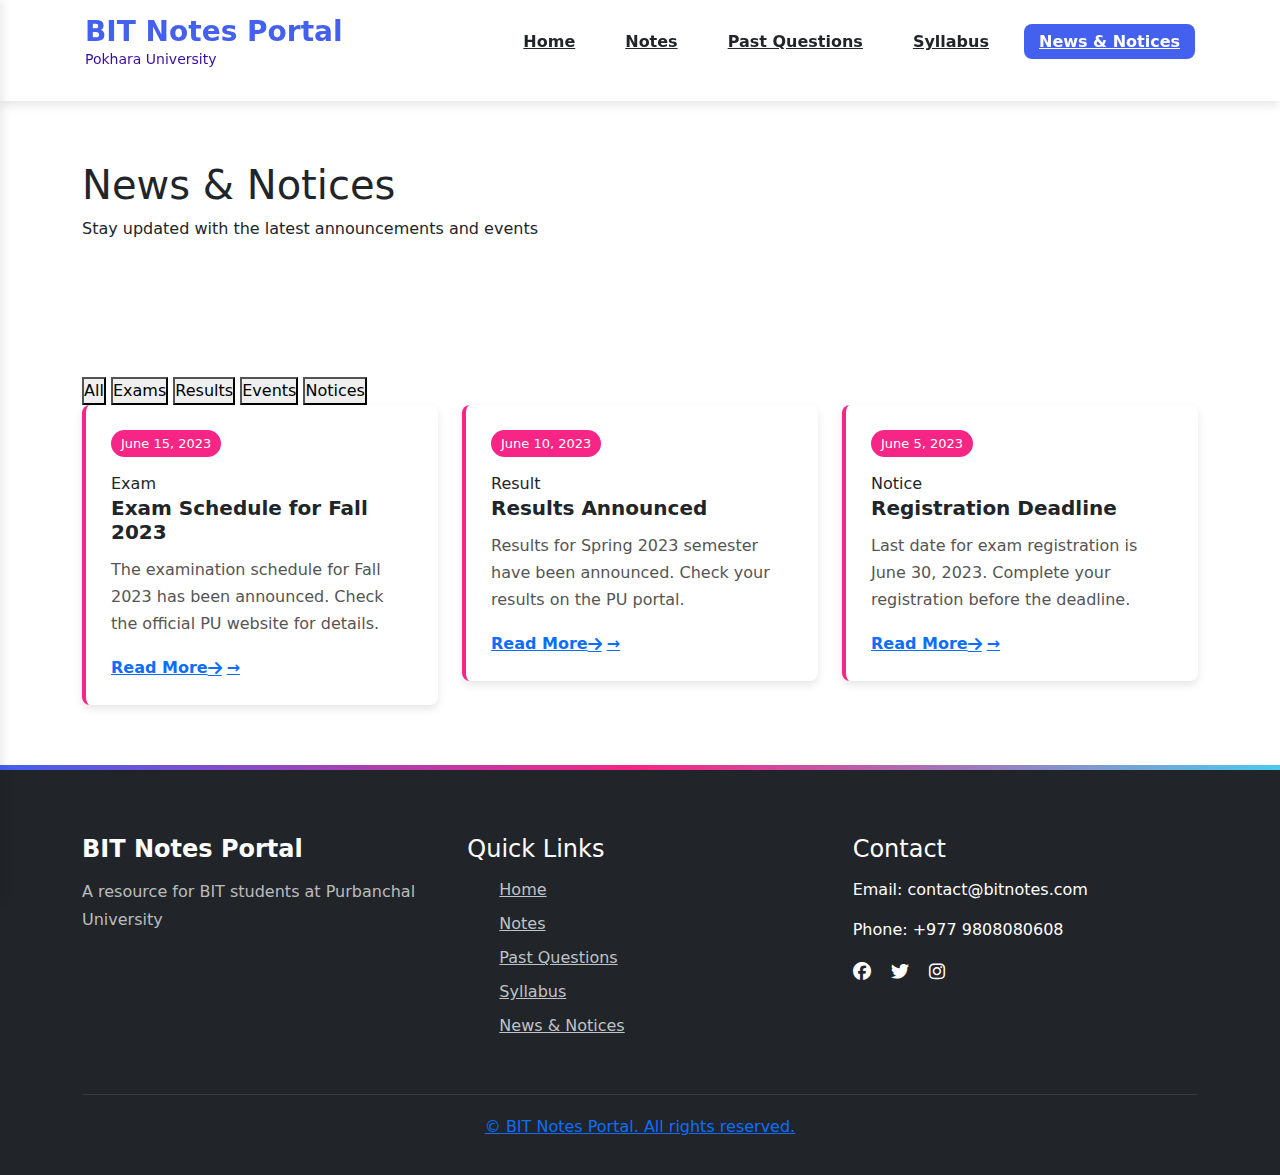
<file: pages/news.html>
<!DOCTYPE html>
<html lang="en">
<head>
    <meta charset="UTF-8">
    <meta name="viewport" content="width=device-width, initial-scale=1.0">
    <title>News & Notices - BIT Notes Management System</title>
    <link rel="stylesheet" href="../css/style.css">
    <link rel="stylesheet" href="../css/responsive.css">
    <!-- Font Awesome for icons -->
    <link rel="stylesheet" href="https://cdnjs.cloudflare.com/ajax/libs/font-awesome/6.4.0/css/all.min.css">
    <!-- Bootstrap CSS -->
    <link href="https://cdn.jsdelivr.net/npm/bootstrap@5.3.0/dist/css/bootstrap.min.css" rel="stylesheet">
    <!-- Remove the inline style block -->
</head>
<body>
    <!-- Mobile Navigation Toggle -->
    <button class="mobile-nav-toggle" id="sidebarToggle">
        <i class="fas fa-bars"></i>
    </button>
    
    <!-- Sidebar Navigation -->
    <div class="sidebar" id="sidebar">
        <div class="sidebar-header">
            <h3>BIT Notes Portal</h3>
            <p>Purbanchal University</p>
        </div>
        <div class="sidebar-menu">
            <ul>
                <li><a href="../index.html"><i class="fas fa-home"></i> Home</a></li>
                <li><a href="notes.html"><i class="fas fa-book"></i> Notes</a></li>
                <li><a href="past-questions.html"><i class="fas fa-file-alt"></i> Past Questions</a></li>
                <li><a href="syllabus.html"><i class="fas fa-list"></i> Syllabus</a></li>
                <li><a href="news.html" class="active"><i class="fas fa-newspaper"></i> News & Notices</a></li>
            </ul>
        </div>
    </div>
    
    <!-- Overlay -->
    <div class="overlay" id="overlay"></div>
    
    <!-- Header Section -->
    <header>
        <div class="container">
            <div class="logo">
                <h1>BIT Notes Portal</h1>
                <p>Pokhara University</p>
            </div>
            <nav>
                <ul>
                    <li><a href="../index.html">Home</a></li>
                    <li><a href="notes.html">Notes</a></li>
                    <li><a href="past-questions.html">Past Questions</a></li>
                    <li><a href="syllabus.html">Syllabus</a></li>
                    <li><a href="news.html" class="active">News & Notices</a></li>
                </ul>
            </nav>
        </div>
    </header>

    <!-- Page Title -->
    <section class="page-title">
        <div class="container">
            <h1>News & Notices</h1>
            <p>Stay updated with the latest announcements and events</p>
        </div>
    </section>

    <!-- News Section -->
    <section class="news-section">
        <div class="container">
            <!-- Filter Buttons -->
            <div class="filter-buttons">
                <button class="filter-btn active" data-filter="all">All</button>
                <button class="filter-btn" data-filter="exam">Exams</button>
                <button class="filter-btn" data-filter="result">Results</button>
                <button class="filter-btn" data-filter="event">Events</button>
                <button class="filter-btn" data-filter="notice">Notices</button>
            </div>
            
            <div class="row" id="news-container">
                <!-- News items will be dynamically loaded here -->
            </div>
        </div>
    </section>

     <!-- Footer Section -->
    <footer>
        <div class="container">
            <div class="footer-content">
                <div class="footer-logo">
                    <h3>BIT Notes Portal</h3>
                    <p>A resource for BIT students at Purbanchal University</p>
                </div>
                <div class="footer-links">
                    <h4>Quick Links</h4>
                    <ul>
                        <li><a href="index.html">Home</a></li>
                        <li><a href="pages/notes.html">Notes</a></li>
                        <li><a href="pages/past-questions.html">Past Questions</a></li>
                        <li><a href="pages/syllabus.html">Syllabus</a></li>
                        <li><a href="pages/news.html">News & Notices</a></li>
                    </ul>
                </div>
                <div class="footer-contact">
                    <h4>Contact</h4>
                    <p>Email: contact@bitnotes.com</p>
                    <p>Phone: +977 9808080608</p>
                    <div class="social-links">
                        <a href="#"><i class="fab fa-facebook"></i></a>
                        <a href="#"><i class="fab fa-twitter"></i></a>
                        <a href="#"><i class="fab fa-instagram"></i></a>
                    </div>
                </div>
            </div>
            <div class="footer-bottom">
                <a href="https://mrsushilshrestha.vercel.app" target="_blank">
                   <p>&copy; BIT Notes Portal. All rights reserved.</p>
                </a>
             </div>
        </div>
    </footer>

    <!-- JavaScript -->
    <script src="https://cdn.jsdelivr.net/npm/bootstrap@5.3.0/dist/js/bootstrap.bundle.min.js"></script>
    <script src="../js/config.js"></script>
    <script src="../js/main.js"></script>
</body>
</html>
</file>
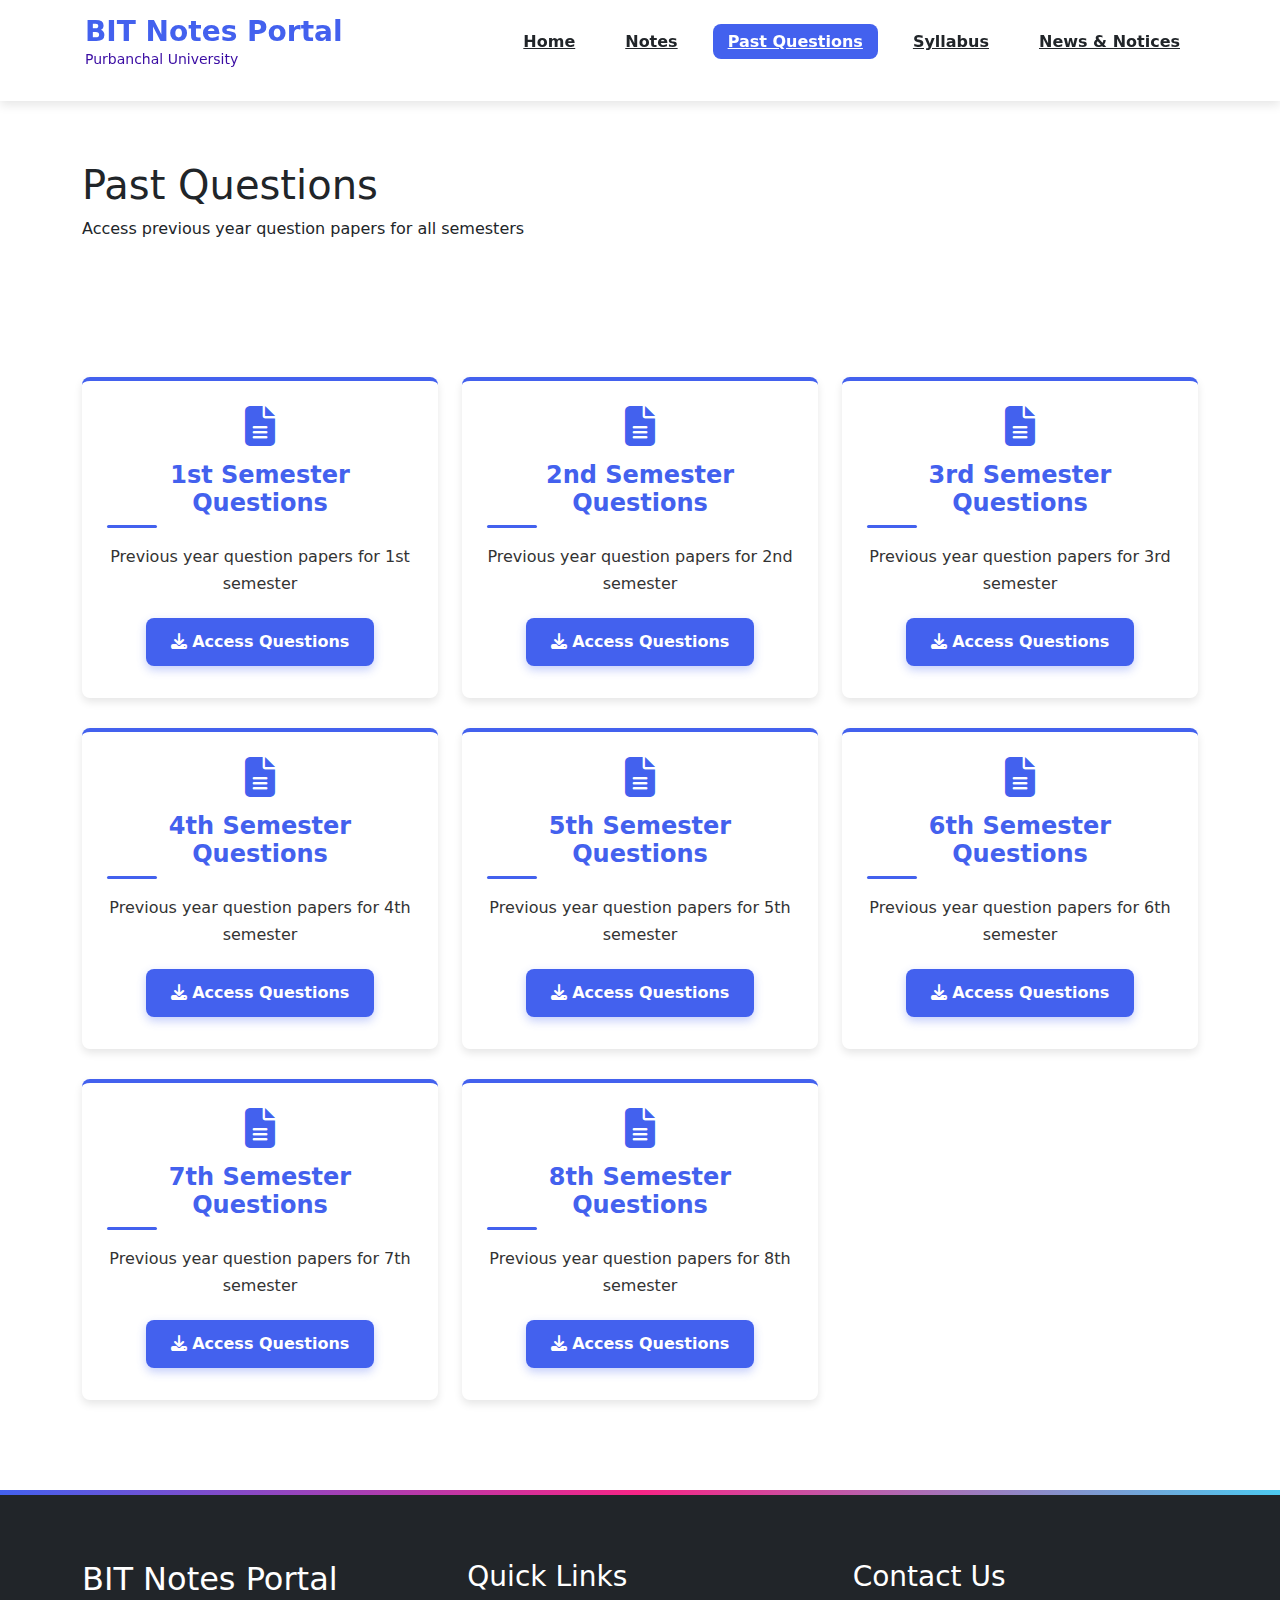
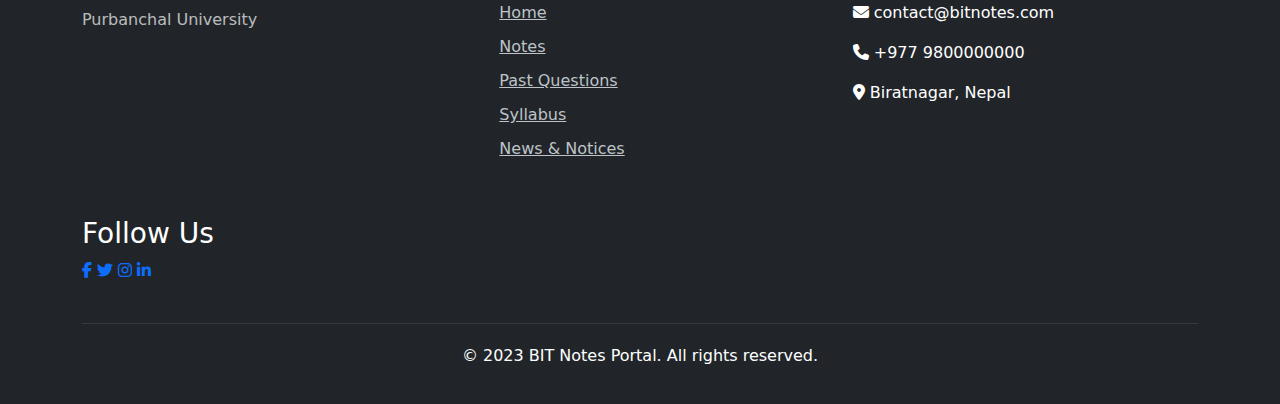
<file: pages/past-questions.html>
<!DOCTYPE html>
<html lang="en">
<head>
    <meta charset="UTF-8">
    <meta name="viewport" content="width=device-width, initial-scale=1.0">
    <title>Past Questions - BIT Notes Management System</title>
    <link rel="stylesheet" href="../css/style.css">
    <link rel="stylesheet" href="../css/responsive.css">
    <!-- Font Awesome for icons -->
    <link rel="stylesheet" href="https://cdnjs.cloudflare.com/ajax/libs/font-awesome/6.4.0/css/all.min.css">
    <!-- Bootstrap CSS -->
    <link href="https://cdn.jsdelivr.net/npm/bootstrap@5.3.0/dist/css/bootstrap.min.css" rel="stylesheet">
    <style>
        .past-questions-section {
            padding: 60px 0;
            background-color: white;
        }
        .question-card {
            background-color: #fff;
            border-radius: var(--border-radius);
            box-shadow: var(--box-shadow);
            padding: 25px;
            margin-bottom: 30px;
            transition: all 0.3s ease;
            border-top: 4px solid var(--primary-color);
        }
        .question-card:hover {
            transform: translateY(-8px);
            box-shadow: 0 8px 20px rgba(0, 0, 0, 0.15);
        }
        .question-card h3 {
            color: var(--primary-color);
            margin-bottom: 15px;
            font-size: 1.5rem;
            font-weight: 600;
            position: relative;
            padding-bottom: 10px;
        }
        .question-card h3::after {
            content: '';
            position: absolute;
            bottom: 0;
            left: 0;
            width: 50px;
            height: 3px;
            background-color: var(--primary-color);
            border-radius: 3px;
        }
        .question-card p {
            color: var(--text-color);
            margin-bottom: 20px;
            line-height: 1.7;
        }
        .download-btn {
            display: inline-block;
            background-color: var(--primary-color);
            color: white;
            padding: 12px 25px;
            border-radius: var(--border-radius);
            text-decoration: none;
            transition: all 0.3s ease;
            font-weight: 600;
            box-shadow: 0 4px 10px rgba(67, 97, 238, 0.3);
        }
        .download-btn:hover {
            background-color: var(--secondary-color);
            color: white;
            transform: translateY(-3px);
            box-shadow: 0 6px 15px rgba(67, 97, 238, 0.4);
        }
        .question-icon {
            font-size: 2.5rem;
            color: var(--primary-color);
            margin-bottom: 15px;
        }
    </style>
</head>
<body>
    <!-- Header Section -->
    <header>
        <div class="container">
            <div class="logo">
                <h1>BIT Notes Portal</h1>
                <p>Purbanchal University</p>
            </div>
            <nav>
                <ul>
                    <li><a href="../index.html">Home</a></li>
                    <li><a href="notes.html">Notes</a></li>
                    <li><a href="past-questions.html" class="active">Past Questions</a></li>
                    <li><a href="syllabus.html">Syllabus</a></li>
                    <li><a href="news.html">News & Notices</a></li>
                </ul>
            </nav>
        </div>
    </header>

    <!-- Page Title -->
    <section class="page-title">
        <div class="container">
            <h1>Past Questions</h1>
            <p>Access previous year question papers for all semesters</p>
        </div>
    </section>

    <!-- Past Questions Section -->
    <section class="past-questions-section">
        <div class="container">
            <div class="row">
                <!-- 1st Semester Past Questions -->
                <div class="col-md-6 col-lg-4">
                    <div class="question-card">
                        <div class="text-center">
                            <i class="fas fa-file-alt question-icon"></i>
                            <h3>1st Semester Questions</h3>
                            <p>Previous year question papers for 1st semester</p>
                            <a href="#" class="download-btn drive-link" data-semester="1" data-type="past-questions">
                                <i class="fas fa-download"></i> Access Questions
                            </a>
                        </div>
                    </div>
                </div>
                
                <!-- 2nd Semester Past Questions -->
                <div class="col-md-6 col-lg-4">
                    <div class="question-card">
                        <div class="text-center">
                            <i class="fas fa-file-alt question-icon"></i>
                            <h3>2nd Semester Questions</h3>
                            <p>Previous year question papers for 2nd semester</p>
                            <a href="#" class="download-btn drive-link" data-semester="2" data-type="past-questions">
                                <i class="fas fa-download"></i> Access Questions
                            </a>
                        </div>
                    </div>
                </div>
                
                <!-- 3rd Semester Past Questions -->
                <div class="col-md-6 col-lg-4">
                    <div class="question-card">
                        <div class="text-center">
                            <i class="fas fa-file-alt question-icon"></i>
                            <h3>3rd Semester Questions</h3>
                            <p>Previous year question papers for 3rd semester</p>
                            <a href="#" class="download-btn drive-link" data-semester="3" data-type="past-questions">
                                <i class="fas fa-download"></i> Access Questions
                            </a>
                        </div>
                    </div>
                </div>
                
                <!-- 4th Semester Past Questions -->
                <div class="col-md-6 col-lg-4">
                    <div class="question-card">
                        <div class="text-center">
                            <i class="fas fa-file-alt question-icon"></i>
                            <h3>4th Semester Questions</h3>
                            <p>Previous year question papers for 4th semester</p>
                            <a href="#" class="download-btn drive-link" data-semester="4" data-type="past-questions">
                                <i class="fas fa-download"></i> Access Questions
                            </a>
                        </div>
                    </div>
                </div>
                
                <!-- 5th Semester Past Questions -->
                <div class="col-md-6 col-lg-4">
                    <div class="question-card">
                        <div class="text-center">
                            <i class="fas fa-file-alt question-icon"></i>
                            <h3>5th Semester Questions</h3>
                            <p>Previous year question papers for 5th semester</p>
                            <a href="#" class="download-btn drive-link" data-semester="5" data-type="past-questions">
                                <i class="fas fa-download"></i> Access Questions
                            </a>
                        </div>
                    </div>
                </div>
                
                <!-- 6th Semester Past Questions -->
                <div class="col-md-6 col-lg-4">
                    <div class="question-card">
                        <div class="text-center">
                            <i class="fas fa-file-alt question-icon"></i>
                            <h3>6th Semester Questions</h3>
                            <p>Previous year question papers for 6th semester</p>
                            <a href="#" class="download-btn drive-link" data-semester="6" data-type="past-questions">
                                <i class="fas fa-download"></i> Access Questions
                            </a>
                        </div>
                    </div>
                </div>
                
                <!-- 7th Semester Past Questions -->
                <div class="col-md-6 col-lg-4">
                    <div class="question-card">
                        <div class="text-center">
                            <i class="fas fa-file-alt question-icon"></i>
                            <h3>7th Semester Questions</h3>
                            <p>Previous year question papers for 7th semester</p>
                            <a href="#" class="download-btn drive-link" data-semester="7" data-type="past-questions">
                                <i class="fas fa-download"></i> Access Questions
                            </a>
                        </div>
                    </div>
                </div>
                
                <!-- 8th Semester Past Questions -->
                <div class="col-md-6 col-lg-4">
                    <div class="question-card">
                        <div class="text-center">
                            <i class="fas fa-file-alt question-icon"></i>
                            <h3>8th Semester Questions</h3>
                            <p>Previous year question papers for 8th semester</p>
                            <a href="#" class="download-btn drive-link" data-semester="8" data-type="past-questions">
                                <i class="fas fa-download"></i> Access Questions
                            </a>
                        </div>
                    </div>
                </div>
            </div>
        </div>
    </section>

    <!-- Footer Section -->
    <footer>
        <div class="container">
            <div class="footer-content">
                <div class="footer-logo">
                    <h2>BIT Notes Portal</h2>
                    <p>Purbanchal University</p>
                </div>
                <div class="footer-links">
                    <h3>Quick Links</h3>
                    <ul>
                        <li><a href="../index.html">Home</a></li>
                        <li><a href="notes.html">Notes</a></li>
                        <li><a href="past-questions.html">Past Questions</a></li>
                        <li><a href="syllabus.html">Syllabus</a></li>
                        <li><a href="news.html">News & Notices</a></li>
                    </ul>
                </div>
                <div class="footer-contact">
                    <h3>Contact Us</h3>
                    <p><i class="fas fa-envelope"></i> contact@bitnotes.com</p>
                    <p><i class="fas fa-phone"></i> +977 9800000000</p>
                    <p><i class="fas fa-map-marker-alt"></i> Biratnagar, Nepal</p>
                </div>
                <div class="footer-social">
                    <h3>Follow Us</h3>
                    <div class="social-icons">
                        <a href="#"><i class="fab fa-facebook-f"></i></a>
                        <a href="#"><i class="fab fa-twitter"></i></a>
                        <a href="#"><i class="fab fa-instagram"></i></a>
                        <a href="#"><i class="fab fa-linkedin-in"></i></a>
                    </div>
                </div>
            </div>
            <div class="footer-bottom">
                <p>&copy; 2023 BIT Notes Portal. All rights reserved.</p>
            </div>
        </div>
    </footer>

    <!-- Bootstrap JS Bundle with Popper -->
    <script src="https://cdn.jsdelivr.net/npm/bootstrap@5.3.0/dist/js/bootstrap.bundle.min.js"></script>
    <!-- Custom JS -->
    <script src="../js/config.js"></script>
    <script src="../js/main.js"></script>
</body>
</html>
</file>
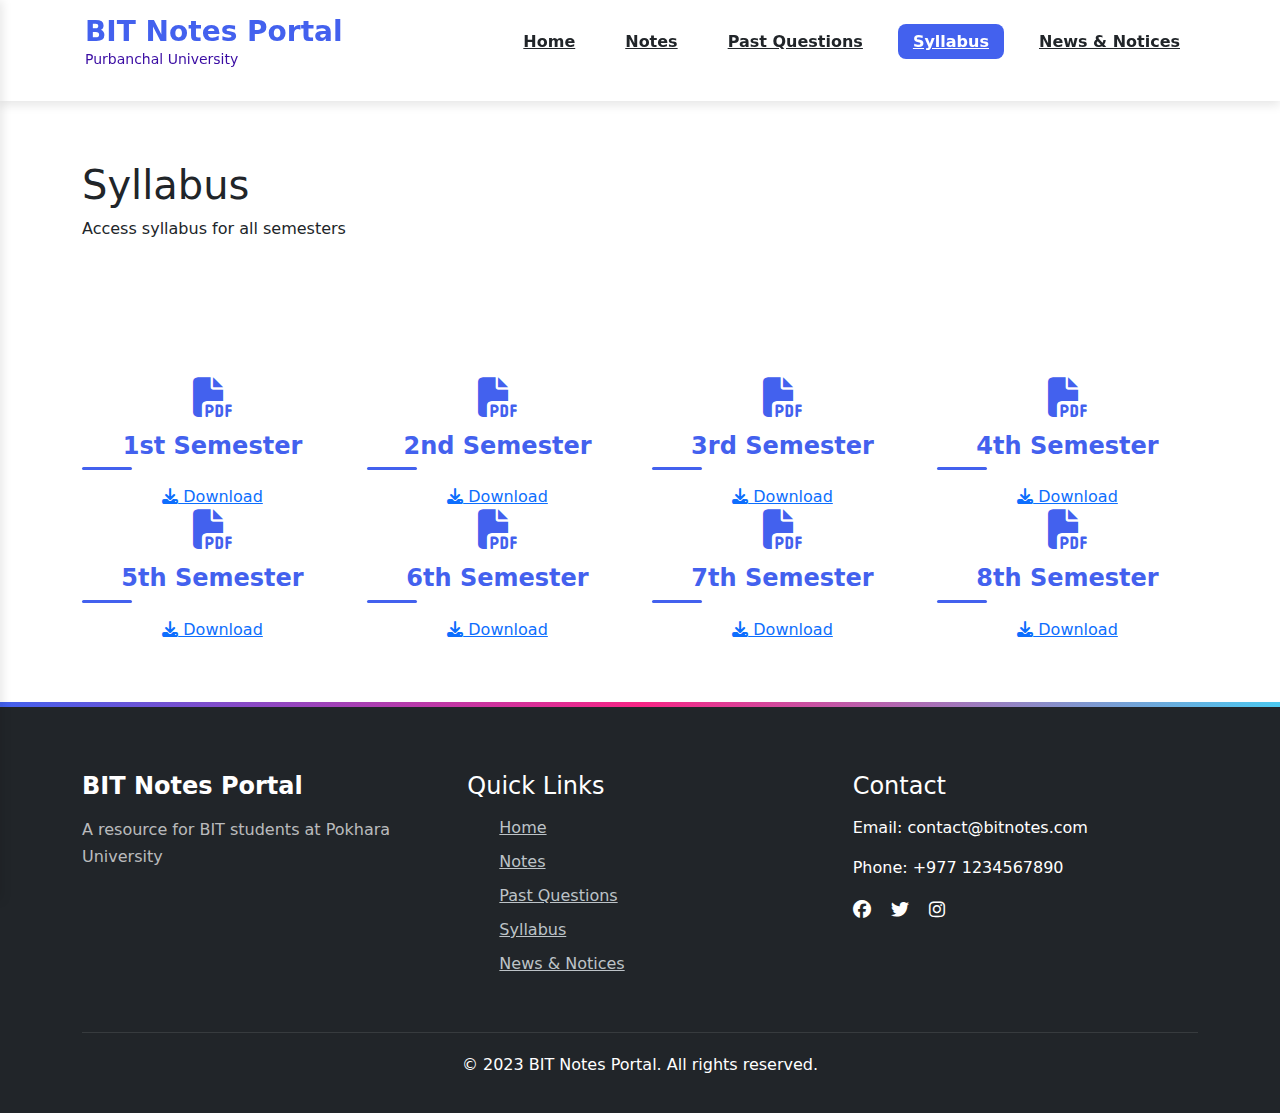
<file: pages/syllabus.html>
<!DOCTYPE html>
<html lang="en">
<head>
    <meta charset="UTF-8">
    <meta name="viewport" content="width=device-width, initial-scale=1.0">
    <title>Syllabus - BIT Notes Management System</title>
    <link rel="stylesheet" href="../css/style.css">
    <link rel="stylesheet" href="../css/responsive.css">
    <!-- Font Awesome for icons -->
    <link rel="stylesheet" href="https://cdnjs.cloudflare.com/ajax/libs/font-awesome/6.4.0/css/all.min.css">
    <!-- Bootstrap CSS -->
    <link href="https://cdn.jsdelivr.net/npm/bootstrap@5.3.0/dist/css/bootstrap.min.css" rel="stylesheet">
    <!-- Remove the inline style block -->
</head>
<body>
    <!-- Mobile Navigation Toggle -->
    <button class="mobile-nav-toggle" id="sidebarToggle">
        <i class="fas fa-bars"></i>
    </button>
    
    <!-- Sidebar Navigation -->
    <div class="sidebar" id="sidebar">
        <div class="sidebar-header">
            <h3>BIT Notes Portal</h3>
            <p>Purbanchal University</p>
        </div>
        <div class="sidebar-menu">
            <ul>
                <li><a href="../index.html"><i class="fas fa-home"></i> Home</a></li>
                <li><a href="notes.html"><i class="fas fa-book"></i> Notes</a></li>
                <li><a href="past-questions.html"><i class="fas fa-file-alt"></i> Past Questions</a></li>
                <li><a href="syllabus.html" class="active"><i class="fas fa-list"></i> Syllabus</a></li>
                <li><a href="news.html"><i class="fas fa-newspaper"></i> News & Notices</a></li>
            </ul>
        </div>
    </div>
    
    <!-- Overlay -->
    <div class="overlay" id="overlay"></div>
    
    <!-- Header Section -->
    <header>
        <div class="container">
            <div class="logo">
                <h1>BIT Notes Portal</h1>
                <p>Purbanchal University</p>
            </div>
            <nav>
                <ul>
                    <li><a href="../index.html">Home</a></li>
                    <li><a href="notes.html">Notes</a></li>
                    <li><a href="past-questions.html">Past Questions</a></li>
                    <li><a href="syllabus.html" class="active">Syllabus</a></li>
                    <li><a href="news.html">News & Notices</a></li>
                </ul>
            </nav>
        </div>
    </header>

    <!-- Page Title -->
    <section class="page-title">
        <div class="container">
            <h1>Syllabus</h1>
            <p>Access syllabus for all semesters</p>
        </div>
    </section>

    <!-- Syllabus Section -->
    <section class="syllabus-section">
        <div class="container">
            <div class="row">
                <!-- 1st Semester -->
                <div class="col-md-6 col-lg-3">
                    <div class="syllabus-card text-center">
                        <i class="fas fa-file-pdf syllabus-icon"></i>
                        <h3>1st Semester</h3>
                        <a href="#" class="syllabus-link drive-link" data-semester="1" data-type="syllabus">
                            <i class="fas fa-download"></i> Download
                        </a>
                    </div>
                </div>
                
                <!-- 2nd Semester -->
                <div class="col-md-6 col-lg-3">
                    <div class="syllabus-card text-center">
                        <i class="fas fa-file-pdf syllabus-icon"></i>
                        <h3>2nd Semester</h3>
                        <a href="#" class="syllabus-link drive-link" data-semester="2" data-type="syllabus">
                            <i class="fas fa-download"></i> Download
                        </a>
                    </div>
                </div>
                
                <!-- 3rd Semester -->
                <div class="col-md-6 col-lg-3">
                    <div class="syllabus-card text-center">
                        <i class="fas fa-file-pdf syllabus-icon"></i>
                        <h3>3rd Semester</h3>
                        <a href="#" class="syllabus-link drive-link" data-semester="3" data-type="syllabus">
                            <i class="fas fa-download"></i> Download
                        </a>
                    </div>
                </div>
                
                <!-- 4th Semester -->
                <div class="col-md-6 col-lg-3">
                    <div class="syllabus-card text-center">
                        <i class="fas fa-file-pdf syllabus-icon"></i>
                        <h3>4th Semester</h3>
                        <a href="#" class="syllabus-link drive-link" data-semester="4" data-type="syllabus">
                            <i class="fas fa-download"></i> Download
                        </a>
                    </div>
                </div>
                
                <!-- 5th Semester -->
                <div class="col-md-6 col-lg-3">
                    <div class="syllabus-card text-center">
                        <i class="fas fa-file-pdf syllabus-icon"></i>
                        <h3>5th Semester</h3>
                        <a href="#" class="syllabus-link drive-link" data-semester="5" data-type="syllabus">
                            <i class="fas fa-download"></i> Download
                        </a>
                    </div>
                </div>
                
                <!-- 6th Semester -->
                <div class="col-md-6 col-lg-3">
                    <div class="syllabus-card text-center">
                        <i class="fas fa-file-pdf syllabus-icon"></i>
                        <h3>6th Semester</h3>
                        <a href="#" class="syllabus-link drive-link" data-semester="6" data-type="syllabus">
                            <i class="fas fa-download"></i> Download
                        </a>
                    </div>
                </div>
                
                <!-- 7th Semester -->
                <div class="col-md-6 col-lg-3">
                    <div class="syllabus-card text-center">
                        <i class="fas fa-file-pdf syllabus-icon"></i>
                        <h3>7th Semester</h3>
                        <a href="#" class="syllabus-link drive-link" data-semester="7" data-type="syllabus">
                            <i class="fas fa-download"></i> Download
                        </a>
                    </div>
                </div>
                
                <!-- 8th Semester -->
                <div class="col-md-6 col-lg-3">
                    <div class="syllabus-card text-center">
                        <i class="fas fa-file-pdf syllabus-icon"></i>
                        <h3>8th Semester</h3>
                        <a href="#" class="syllabus-link drive-link" data-semester="8" data-type="syllabus">
                            <i class="fas fa-download"></i> Download
                        </a>
                    </div>
                </div>
            </div>
        </div>
    </section>

    <!-- Footer Section -->
    <footer>
        <div class="container">
            <div class="footer-content">
                <div class="footer-logo">
                    <h3>BIT Notes Portal</h3>
                    <p>A resource for BIT students at Pokhara University</p>
                </div>
                <div class="footer-links">
                    <h4>Quick Links</h4>
                    <ul>
                        <li><a href="../index.html">Home</a></li>
                        <li><a href="notes.html">Notes</a></li>
                        <li><a href="past-questions.html">Past Questions</a></li>
                        <li><a href="syllabus.html">Syllabus</a></li>
                        <li><a href="news.html">News & Notices</a></li>
                    </ul>
                </div>
                <div class="footer-contact">
                    <h4>Contact</h4>
                    <p>Email: contact@bitnotes.com</p>
                    <p>Phone: +977 1234567890</p>
                    <div class="social-links">
                        <a href="#"><i class="fab fa-facebook"></i></a>
                        <a href="#"><i class="fab fa-twitter"></i></a>
                        <a href="#"><i class="fab fa-instagram"></i></a>
                    </div>
                </div>
            </div>
            <div class="footer-bottom">
                <p>&copy; 2023 BIT Notes Portal. All rights reserved.</p>
            </div>
        </div>
    </footer>

    <!-- JavaScript -->
    <script src="https://cdn.jsdelivr.net/npm/bootstrap@5.3.0/dist/js/bootstrap.bundle.min.js"></script>
    <script src="../js/config.js"></script>
    <script src="../js/main.js"></script>
</body>
</html>
</file>
<file: css/style.css>
/* Global Styles */
:root {
    --primary-color: #4361ee;     /* Vibrant blue */
    --secondary-color: #3a0ca3;   /* Deep purple */
    --accent-color: #f72585;      /* Bright pink */
    --light-color: #f8f9fa;       /* Light gray */
    --dark-color: #212529;        /* Dark gray */
    --text-color: #333333;        /* Dark text */
    --success-color: #4cc9f0;     /* Light blue */
    --warning-color: #ffbe0b;     /* Amber */
    --border-radius: 8px;         /* Slightly larger radius */
    --box-shadow: 0 4px 8px rgba(0, 0, 0, 0.1);
}

* {
    margin: 0;
    padding: 0;
    box-sizing: border-box;
}

body {
    font-family: 'Segoe UI', Tahoma, Geneva, Verdana, sans-serif;
    line-height: 1.6;
    color: var(--text-color);
    background-color: #f9f9f9;
}

.container {
    width: 90%;
    max-width: 1200px;
    margin: 0 auto;
    padding: 0 15px;
}

a {
    text-decoration: none;
    color: var(--primary-color);
    transition: all 0.3s ease;
}

a:hover {
    color: var(--accent-color);
}

h1, h2, h3, h4, h5, h6 {
    margin-bottom: 15px;
    color: var(--dark-color);
}

section {
    padding: 60px 0;
}

.btn {
    display: inline-block;
    padding: 10px 20px;
    border-radius: var(--border-radius);
    text-align: center;
    font-weight: 600;
    cursor: pointer;
    transition: all 0.3s ease;
}

.btn-primary {
    background-color: var(--primary-color);
    color: white;
}

.btn-primary:hover {
    background-color: #2980b9;
    color: white;
}

.btn-secondary {
    background-color: var(--secondary-color);
    color: white;
}

.btn-secondary:hover {
    background-color: #1a252f;
    color: white;
}

/* Header Styles */
header {
    background-color: white;
    box-shadow: 0 4px 10px rgba(0, 0, 0, 0.1);
    position: sticky;
    top: 0;
    z-index: 100;
}

header .container {
    display: flex;
    justify-content: space-between;
    align-items: center;
    padding: 15px;
}

.logo h1 {
    font-size: 28px;
    margin-bottom: 0;
    color: var(--primary-color);
    font-weight: 700;
}

.logo p {
    font-size: 14px;
    color: var(--secondary-color);
    font-weight: 500;
}

nav ul {
    display: flex;
    list-style: none;
}

nav ul li {
    margin-left: 20px;
}

nav ul li a {
    color: var(--dark-color);
    font-weight: 600;
    padding: 8px 15px;
    border-radius: var(--border-radius);
    transition: all 0.3s ease;
}

nav ul li a.active {
    background-color: var(--primary-color);
    color: white;
}

nav ul li a:hover {
    background-color: var(--light-color);
    color: var(--primary-color);
}

/* Hero Section */
.hero {
    background: linear-gradient(rgba(58, 12, 163, 0.85), rgba(67, 97, 238, 0.85)), url('../assets/images/hero-bg.jpg');
    background-size: cover;
    background-position: center;
    color: white;
    text-align: center;
    padding: 120px 0;
    position: relative;
    overflow: hidden;
}

.hero::before {
    content: '';
    position: absolute;
    top: 0;
    left: 0;
    width: 100%;
    height: 100%;
    background: url('../assets/images/pattern.png');
    opacity: 0.1;
    z-index: 1;
}

.hero-content {
    position: relative;
    z-index: 2;
}

.hero-content h2 {
    font-size: 42px;
    margin-bottom: 20px;
    color: white;
    font-weight: 700;
    text-shadow: 0 2px 4px rgba(0, 0, 0, 0.2);
}

.hero-content p {
    font-size: 18px;
    margin-bottom: 30px;
    max-width: 600px;
    margin-left: auto;
    margin-right: auto;
    opacity: 0.9;
}

.hero .btn-primary {
    background-color: var(--accent-color);
    border: none;
    padding: 12px 30px;
    font-size: 16px;
    font-weight: 600;
    box-shadow: 0 4px 15px rgba(247, 37, 133, 0.3);
}

.hero .btn-primary:hover {
    background-color: #e5097b;
    transform: translateY(-2px);
    box-shadow: 0 6px 18px rgba(247, 37, 133, 0.4);
}

.hero-content h2 {
    font-size: 36px;
    margin-bottom: 20px;
    color: white;
}

.hero-content p {
    font-size: 18px;
    margin-bottom: 30px;
    max-width: 600px;
    margin-left: auto;
    margin-right: auto;
}

/* Latest Updates Section */
.latest-updates {
    background-color: var(--light-color);
    padding: 20px 0;
}

.updates-ticker {
    background-color: white;
    padding: 10px;
    border-radius: var(--border-radius);
    box-shadow: var(--box-shadow);
}

.updates-ticker marquee {
    height: 30px;
}

.updates-ticker span {
    margin-right: 50px;
    font-weight: 500;
}

/* Semester Section */
.semesters {
    background-color: white;
    position: relative;
}

.semester-grid {
    display: grid;
    grid-template-columns: repeat(auto-fill, minmax(280px, 1fr));
    gap: 25px;
    margin-top: 30px;
}

.semester-card {
    background-color: var(--light-color);
    border-radius: var(--border-radius);
    padding: 25px;
    box-shadow: var(--box-shadow);
    transition: all 0.3s ease;
    border-top: 4px solid var(--primary-color);
}

.semester-card:nth-child(2n) {
    border-top-color: var(--secondary-color);
}

.semester-card:nth-child(3n) {
    border-top-color: var(--accent-color);
}

.semester-card:nth-child(4n) {
    border-top-color: var(--success-color);
}

.semester-card:hover {
    transform: translateY(-8px);
    box-shadow: 0 8px 20px rgba(0, 0, 0, 0.15);
}

.semester-card h3 {
    text-align: center;
    margin-bottom: 20px;
    color: var(--dark-color);
    font-weight: 600;
    font-size: 20px;
    position: relative;
    padding-bottom: 10px;
}

.semester-card h3::after {
    content: '';
    position: absolute;
    bottom: 0;
    left: 50%;
    transform: translateX(-50%);
    width: 50px;
    height: 3px;
    background-color: var(--primary-color);
    border-radius: 3px;
}

.semester-links {
    display: flex;
    flex-direction: column;
}

.semester-links a {
    margin-bottom: 10px;
    padding: 8px 15px;
    background-color: white;
    border-radius: var(--border-radius);
    text-align: center;
    transition: all 0.3s ease;
}

.semester-links a:hover {
    background-color: var(--primary-color);
    color: white;
}

/* News & Notices Section */
.news-notices {
    background-color: var(--light-color);
    position: relative;
}

.news-grid {
    display: grid;
    grid-template-columns: repeat(auto-fill, minmax(320px, 1fr));
    gap: 25px;
    margin-top: 30px;
}

.news-card {
    background-color: white;
    border-radius: var(--border-radius);
    padding: 25px;
    box-shadow: var(--box-shadow);
    transition: all 0.3s ease;
    border-left: 4px solid var(--accent-color);
}

.news-card:hover {
    transform: translateY(-5px);
    box-shadow: 0 8px 15px rgba(0, 0, 0, 0.1);
}

.news-date {
    display: inline-block;
    color: white;
    font-size: 13px;
    margin-bottom: 15px;
    background-color: var(--accent-color);
    padding: 4px 10px;
    border-radius: 20px;
    font-weight: 500;
}

.news-card h3 {
    font-size: 20px;
    margin-bottom: 12px;
    color: var(--dark-color);
    font-weight: 600;
}

.news-card p {
    margin-bottom: 18px;
    color: #555;
    line-height: 1.7;
}

.news-card a {
    font-weight: 600;
    display: inline-flex;
    align-items: center;
}

.news-card a:after {
    content: '→';
    margin-left: 5px;
    transition: transform 0.3s ease;
}

.news-card a:hover:after {
    transform: translateX(5px);
}

.view-all {
    text-align: center;
    margin-top: 40px;
}

.view-all .btn-secondary {
    background-color: var(--secondary-color);
    padding: 12px 30px;
    font-weight: 600;
    box-shadow: 0 4px 10px rgba(58, 12, 163, 0.2);
}

.view-all .btn-secondary:hover {
    background-color: #2a0978;
    transform: translateY(-2px);
    box-shadow: 0 6px 15px rgba(58, 12, 163, 0.3);
}

/* Photo Gallery Section */
.photo-gallery {
    background-color: white;
}

.gallery-grid {
    display: grid;
    grid-template-columns: repeat(auto-fill, minmax(250px, 1fr));
    gap: 20px;
    margin-top: 30px;
}

.gallery-item {
    position: relative;
    border-radius: var(--border-radius);
    overflow: hidden;
    box-shadow: var(--box-shadow);
}

.gallery-img {
    width: 100%;
    height: 200px;
    object-fit: cover;
    transition: transform 0.3s ease;
}

.gallery-item:hover .gallery-img {
    transform: scale(1.05);
}

.gallery-caption {
    position: absolute;
    bottom: 0;
    left: 0;
    right: 0;
    background-color: rgba(0, 0, 0, 0.7);
    color: white;
    padding: 10px;
    text-align: center;
}

/* Advertisement Section */
.advertisements {
    background-color: var(--light-color);
}

.ad-banner {
    margin-top: 20px;
    text-align: center;
}

.ad-img {
    max-width: 100%;
    border-radius: var(--border-radius);
    box-shadow: var(--box-shadow);
}

/* Footer Section */
footer {
    background-color: var(--dark-color);
    color: white;
    padding: 70px 0 20px;
    position: relative;
}

footer::before {
    content: '';
    position: absolute;
    top: 0;
    left: 0;
    width: 100%;
    height: 5px;
    background: linear-gradient(to right, var(--primary-color), var(--accent-color), var(--success-color));
}

.footer-content {
    display: grid;
    grid-template-columns: repeat(auto-fit, minmax(250px, 1fr));
    gap: 40px;
    margin-bottom: 40px;
}

.footer-logo h3 {
    color: white;
    margin-bottom: 15px;
    font-size: 24px;
    font-weight: 700;
}

.footer-logo p {
    color: rgba(255, 255, 255, 0.7);
    line-height: 1.7;
}
.footer-links h4,
.footer-contact h4 {
    color: white;
    margin-bottom: 15px;
}

.footer-links ul {
    list-style: none;
}

.footer-links ul li {
    margin-bottom: 10px;
}

.footer-links ul li a {
    color: #bdc3c7;
}

.footer-links ul li a:hover {
    color: var(--primary-color);
}

.social-links {
    margin-top: 15px;
}

.social-links a {
    display: inline-block;
    margin-right: 15px;
    color: white;
    font-size: 18px;
}

.footer-bottom {
    text-align: center;
    padding-top: 20px;
    border-top: 1px solid rgba(255, 255, 255, 0.1);
}

/* Animations and Transitions */
@keyframes fadeIn {
    from { opacity: 0; transform: translateY(20px); }
    to { opacity: 1; transform: translateY(0); }
}

.semester-card, .news-card, .gallery-item, .notes-card, .question-card, .syllabus-card {
    animation: fadeIn 0.5s ease-out forwards;
}

.semester-card:nth-child(2), .news-card:nth-child(2), .notes-card:nth-child(2), .question-card:nth-child(2), .syllabus-card:nth-child(2) { animation-delay: 0.1s; }
.semester-card:nth-child(3), .news-card:nth-child(3), .notes-card:nth-child(3), .question-card:nth-child(3), .syllabus-card:nth-child(3) { animation-delay: 0.2s; }
.semester-card:nth-child(4), .news-card:nth-child(4), .notes-card:nth-child(4), .question-card:nth-child(4), .syllabus-card:nth-child(4) { animation-delay: 0.3s; }
.semester-card:nth-child(5), .news-card:nth-child(5), .notes-card:nth-child(5), .question-card:nth-child(5), .syllabus-card:nth-child(5) { animation-delay: 0.4s; }
.semester-card:nth-child(6), .news-card:nth-child(6), .notes-card:nth-child(6), .question-card:nth-child(6), .syllabus-card:nth-child(6) { animation-delay: 0.5s; }
.semester-card:nth-child(7), .news-card:nth-child(7), .notes-card:nth-child(7), .question-card:nth-child(7), .syllabus-card:nth-child(7) { animation-delay: 0.6s; }
.semester-card:nth-child(8), .news-card:nth-child(8), .notes-card:nth-child(8), .question-card:nth-child(8), .syllabus-card:nth-child(8) { animation-delay: 0.7s; }

/* Improved Button Styles */
.btn {
    display: inline-block;
    padding: 12px 25px;
    border-radius: var(--border-radius);
    text-align: center;
    font-weight: 600;
    cursor: pointer;
    transition: all 0.3s ease;
    border: none;
    position: relative;
    overflow: hidden;
    z-index: 1;
}

.btn:after {
    content: '';
    position: absolute;
    bottom: 0;
    left: 0;
    width: 100%;
    height: 0;
    background-color: rgba(0, 0, 0, 0.1);
    transition: all 0.3s ease;
    z-index: -1;
}

.btn:hover:after {
    height: 100%;
}

/* Page Header Styles */
.page-header {
    background: linear-gradient(rgba(58, 12, 163, 0.85), rgba(67, 97, 238, 0.85)), url('../assets/images/hero-bg.jpg');
    background-size: cover;
    background-position: center;
    color: white;
    text-align: center;
    padding: 60px 0;
    position: relative;
    margin-bottom: 40px;
}

.page-header::before {
    content: '';
    position: absolute;
    top: 0;
    left: 0;
    width: 100%;
    height: 100%;
    background: url('../assets/images/pattern.png');
    opacity: 0.1;
    z-index: 1;
}

.page-header h1 {
    font-size: 36px;
    font-weight: 700;
    margin-bottom: 15px;
    position: relative;
    z-index: 2;
    text-shadow: 0 2px 4px rgba(0, 0, 0, 0.2);
}

.page-header p {
    font-size: 18px;
    max-width: 600px;
    margin: 0 auto;
    position: relative;
    z-index: 2;
    opacity: 0.9;
}

/* Section Title Enhancement */
section h2 {
    text-align: center;
    font-size: 32px;
    margin-bottom: 40px;
    position: relative;
    padding-bottom: 15px;
    color: var(--dark-color);
    font-weight: 700;
}

section h2:after {
    content: '';
    position: absolute;
    bottom: 0;
    left: 50%;
    transform: translateX(-50%);
    width: 80px;
    height: 4px;
    background: linear-gradient(to right, var(--primary-color), var(--accent-color));
    border-radius: 2px;
}

/* Add these accessibility and user experience improvements to style.css */

/* Focus styles for better accessibility */
a:focus, button:focus, input:focus, select:focus, textarea:focus {
    outline: 2px solid var(--primary-color);
    outline-offset: 2px;
}

/* Skip to content link for screen readers */
.skip-link {
    position: absolute;
    top: -40px;
    left: 0;
    background: var(--primary-color);
    color: white;
    padding: 8px;
    z-index: 1001;
    transition: top 0.3s;
}

.skip-link:focus {
    top: 0;
}

/* Improved button and link hover states */
.btn, .notes-link, .download-btn, .syllabus-link {
    position: relative;
    overflow: hidden;
}

.btn:after, .notes-link:after, .download-btn:after, .syllabus-link:after {
    content: '';
    position: absolute;
    top: 50%;
    left: 50%;
    width: 0;
    height: 0;
    background-color: rgba(255, 255, 255, 0.2);
    border-radius: 50%;
    transform: translate(-50%, -50%);
    transition: width 0.5s, height 0.5s;
    z-index: 1;
    pointer-events: none;
}

.btn:hover:after, .notes-link:hover:after, .download-btn:hover:after, .syllabus-link:hover:after {
    width: 300%;
    height: 300%;
}

.btn span, .notes-link span, .download-btn span, .syllabus-link span {
    position: relative;
    z-index: 2;
}

/* Improved card hover effects */
.notes-card, .question-card, .syllabus-card, .news-card {
    transition: transform 0.3s ease, box-shadow 0.3s ease;
}

/* Improved loading state */
.loading {
    display: flex;
    justify-content: center;
    align-items: center;
    padding: 20px;
}

.loading-spinner {
    width: 40px;
    height: 40px;
    border: 4px solid rgba(67, 97, 238, 0.2);
    border-top: 4px solid var(--primary-color);
    border-radius: 50%;
    animation: spin 1s linear infinite;
}

@keyframes spin {
    0% { transform: rotate(0deg); }
    100% { transform: rotate(360deg); }
}

.btn:hover {
    background-color: var(--secondary-color);
    color: white;
    transform: translateY(-3px);
    box-shadow: 0 6px 15px rgba(67, 97, 238, 0.4);
    transition: all 0.3s ease;
}

/* Common icon styling */
.notes-icon,
.question-icon,
.syllabus-icon {
    font-size: 2.5rem;
    color: var(--primary-color);
    margin-bottom: 15px;
    transition: all 0.3s ease;
}

/* Common card heading styling */
.notes-card h3,
.question-card h3,
.syllabus-card h3 {
    color: var(--primary-color);
    margin-bottom: 15px;
    font-size: 1.5rem;
    font-weight: 600;
    position: relative;
    padding-bottom: 10px;
}

/* Common card heading underline */
.notes-card h3::after,
.question-card h3::after,
.syllabus-card h3::after {
    content: '';
    position: absolute;
    bottom: 0;
    left: 0;
    width: 50px;
    height: 3px;
    background-color: var(--primary-color);
    border-radius: 3px;
    transition: width 0.3s ease;
}

/* Expand underline on hover */
.notes-card:hover h3::after,
.question-card:hover h3::after,
.syllabus-card:hover h3::after {
    width: 100px;
}
</file>
<file: css/responsive.css>
/* Responsive Styles - Mobile First Approach */

/* Base styles for mobile devices */
.mobile-nav-toggle {
    display: block;
    position: fixed;
    top: 20px;
    right: 20px;
    z-index: 1000;
    background: var(--primary-color);
    color: white;
    border: none;
    border-radius: 5px;
    padding: 10px;
    cursor: pointer;
    font-size: 20px;
    box-shadow: 0 2px 5px rgba(0, 0, 0, 0.2);
}

.sidebar {
    position: fixed;
    top: 0;
    left: -280px;
    width: 280px;
    height: 100%;
    background-color: white;
    z-index: 999;
    box-shadow: 2px 0 10px rgba(0, 0, 0, 0.1);
    transition: all 0.3s ease;
    overflow-y: auto;
    padding-top: 70px;
}

.sidebar.active {
    left: 0;
}

.sidebar-header {
    padding: 20px;
    text-align: center;
    border-bottom: 1px solid #eee;
}

.sidebar-header h3 {
    margin: 0;
    color: var(--primary-color);
    font-size: 1.5rem;
}

.sidebar-header p {
    color: var(--text-color);
    margin: 5px 0 0;
    font-size: 0.9rem;
}

.sidebar-menu {
    padding: 20px;
}

.sidebar-menu ul {
    list-style: none;
    padding: 0;
    margin: 0;
}

.sidebar-menu li {
    margin-bottom: 15px;
}

.sidebar-menu a {
    display: block;
    padding: 10px 15px;
    color: var(--dark-color);
    text-decoration: none;
    border-radius: var(--border-radius);
    transition: all 0.3s ease;
    font-weight: 500;
}

.sidebar-menu a:hover,
.sidebar-menu a.active {
    background-color: var(--primary-color);
    color: white;
}

.sidebar-menu a i {
    margin-right: 10px;
    width: 20px;
    text-align: center;
}

.overlay {
    display: none;
    position: fixed;
    top: 0;
    left: 0;
    width: 100%;
    height: 100%;
    background-color: rgba(0, 0, 0, 0.5);
    z-index: 998;
}

.overlay.active {
    display: block;
}

/* Hide desktop navigation on mobile */
@media (max-width: 768px) {
    header nav {
        display: none;
    }
    
    header .container {
        flex-direction: column;
        text-align: center;
    }
    
    .logo {
        margin-bottom: 15px;
    }
    
    .hero {
        padding: 80px 0;
    }
    
    .hero-content h2 {
        font-size: 28px;
    }
    
    .semester-grid,
    .news-grid,
    .gallery-grid {
        grid-template-columns: 1fr;
    }
    
    section {
        padding: 40px 0;
    }
    
    section h2 {
        font-size: 26px;
        margin-bottom: 30px;
    }
    
    .footer-content {
        grid-template-columns: 1fr;
        text-align: center;
    }
    
    .footer-links h4::after,
    .footer-contact h4::after {
        left: 50%;
        transform: translateX(-50%);
    }
    
    .social-links {
        justify-content: center;
        display: flex;
    }
    
    /* Responsive cards */
    .notes-card,
    .question-card,
    .syllabus-card,
    .news-card {
        padding: 20px;
    }
}

/* Extra Small Devices */
@media (max-width: 576px) {
    .container {
        width: 95%;
    }
    
    .hero-content h2 {
        font-size: 24px;
    }
    
    .page-title h1 {
        font-size: 28px;
    }
    
    .mobile-nav-toggle {
        top: 15px;
        right: 15px;
    }
}

/* Medium Devices (Tablets) */
@media (min-width: 769px) and (max-width: 992px) {
    .container {
        max-width: 720px;
    }
    
    .hero-content h2 {
        font-size: 32px;
    }
    
    .semester-grid,
    .news-grid,
    .gallery-grid {
        grid-template-columns: repeat(2, 1fr);
    }
    
    .footer-content {
        grid-template-columns: repeat(2, 1fr);
    }
    
    /* Show desktop navigation and hide mobile toggle */
    .mobile-nav-toggle {
        display: none;
    }
    
    header nav {
        display: block;
    }
}

/* Large Devices (Desktops) */
@media (min-width: 993px) {
    .container {
        max-width: 960px;
    }
    
    /* Show desktop navigation and hide mobile toggle */
    .mobile-nav-toggle {
        display: none;
    }
    
    header nav {
        display: block;
    }
}

/* Extra Large Devices */
@media (min-width: 1201px) {
    .container {
        max-width: 1140px;
    }
}

/* Print styles */
@media print {
    header, footer, .mobile-nav-toggle, .sidebar, .overlay {
        display: none;
    }
    
    body {
        background-color: white;
    }
    
    .container {
        width: 100%;
        max-width: 100%;
    }
}

/* Advertisement responsive styles */
@media (max-width: 768px) {
    .advertisements .container {
        padding: 0 15px; /* Slightly less padding on smaller screens */
    }
    
    .ad-banner {
        max-width: 100%;
        max-height: 50vh; /* Even smaller on mobile devices */
        margin: 10px auto;
        padding: 0 10px; /* Maintain some padding */
    }
    
    .ad-banner.ratio-16-9 {
        padding: 0; /* No padding needed for 16:9 */
    }
    
    .ad-banner.ratio-9-16 {
        max-width: 80%;
        max-height: 60vh; /* Slightly taller for portrait */
        margin: 0 auto; /* Center the container */
    }
    
    .ad-banner.ratio-1-1 {
        max-width: 90%;
        max-height: 50vh;
        margin: 0 auto; /* Center the container */
    }
}

@media (max-width: 576px) {
    .advertisements {
        padding: 20px 0; /* Further reduce padding on very small screens */
    }
    
    .advertisements .container {
        padding: 0 10px; /* Less padding on very small screens */
    }
    
    .ad-banner {
        max-height: 45vh; /* Even smaller on very small screens */
        padding: 0 5px; /* Smaller padding */
    }
    
    .ad-banner.ratio-16-9 {
        padding: 0; /* No padding needed for 16:9 */
    }
}

@media (min-width: 1200px) {
    .ad-banner {
        max-width: 1000px; /* Larger on big screens */
    }
    
    .ad-banner.ratio-9-16 {
        max-width: 500px; /* Keep portrait ads reasonably sized */
    }
    
    .ad-banner.ratio-1-1 {
        max-width: 700px; /* Keep square ads reasonably sized */
    }
}


/* Responsive styles for Notes, News, Past Questions, and Syllabus pages */
@media (max-width: 992px) {
    .notes-card,
    .news-card,
    .question-card,
    .syllabus-card {
        padding: 20px;
    }
    
    .notes-card h3,
    .news-card h3,
    .question-card h3,
    .syllabus-card h3 {
        font-size: 1.3rem;
    }
    
    .notes-icon,
    .question-icon,
    .syllabus-icon {
        font-size: 2rem;
    }
    
    .syllabus-icon {
        width: 60px;
        height: 60px;
    }
    
    .news-filters {
        justify-content: center;
    }
}

@media (max-width: 768px) {
    .notes-card,
    .news-card,
    .question-card,
    .syllabus-card {
        padding: 15px;
        margin-bottom: 20px;
    }
    
    .download-btn,
    .syllabus-link {
        padding: 10px 20px;
        font-size: 0.9rem;
    }
    
    .nav-tabs .nav-link {
        padding: 10px 15px;
        font-size: 0.9rem;
    }
    
    .filter-btn {
        padding: 6px 12px;
        font-size: 0.8rem;
    }
}

@media (max-width: 576px) {
    .notes-card h3,
    .news-card h3,
    .question-card h3,
    .syllabus-card h3 {
        font-size: 1.2rem;
    }
    
    .notes-card p,
    .news-card p,
    .question-card p {
        font-size: 0.9rem;
    }
    
    .notes-icon,
    .question-icon {
        font-size: 1.8rem;
    }
    
    .syllabus-icon {
        width: 50px;
        height: 50px;
        font-size: 1.5rem;
    }
    
    .news-filters {
        flex-direction: row;
        flex-wrap: wrap;
        gap: 8px;
    }
    
    .filter-btn {
        margin-bottom: 5px;
    }
}
</file>
